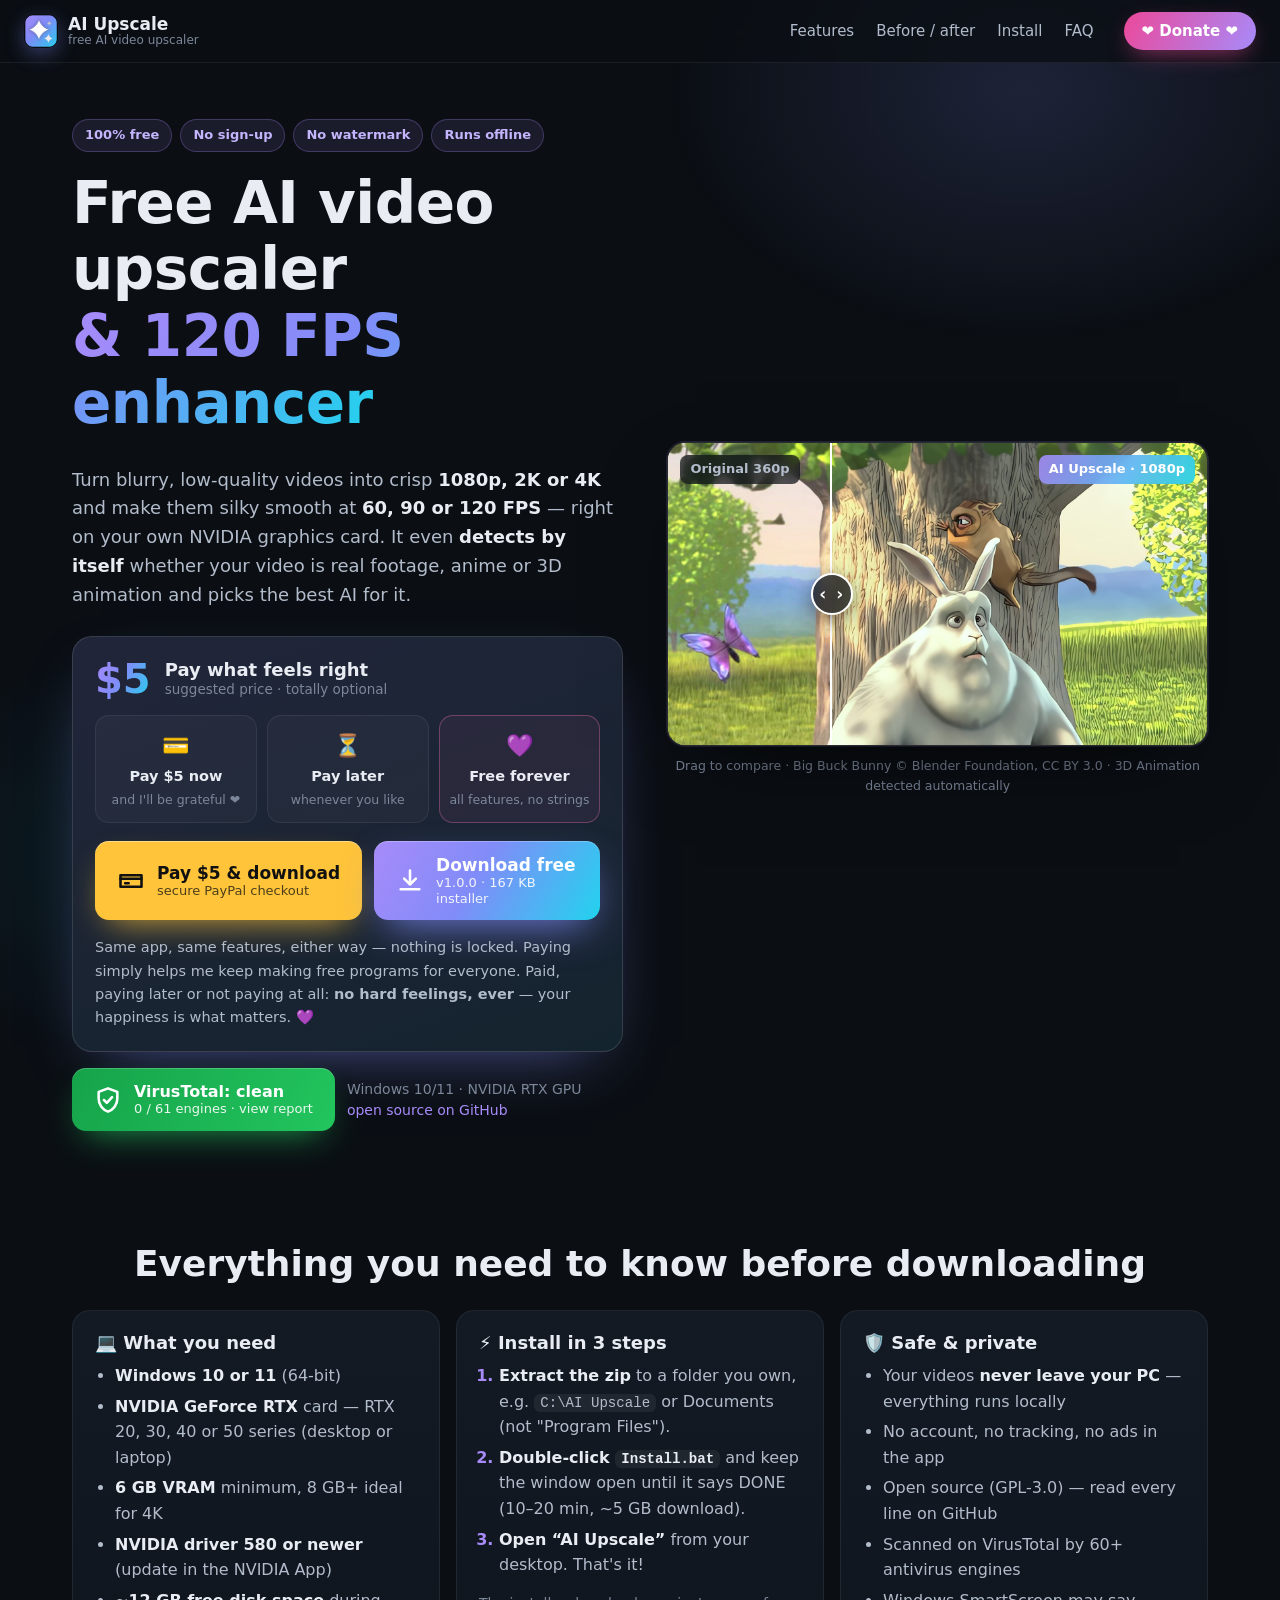
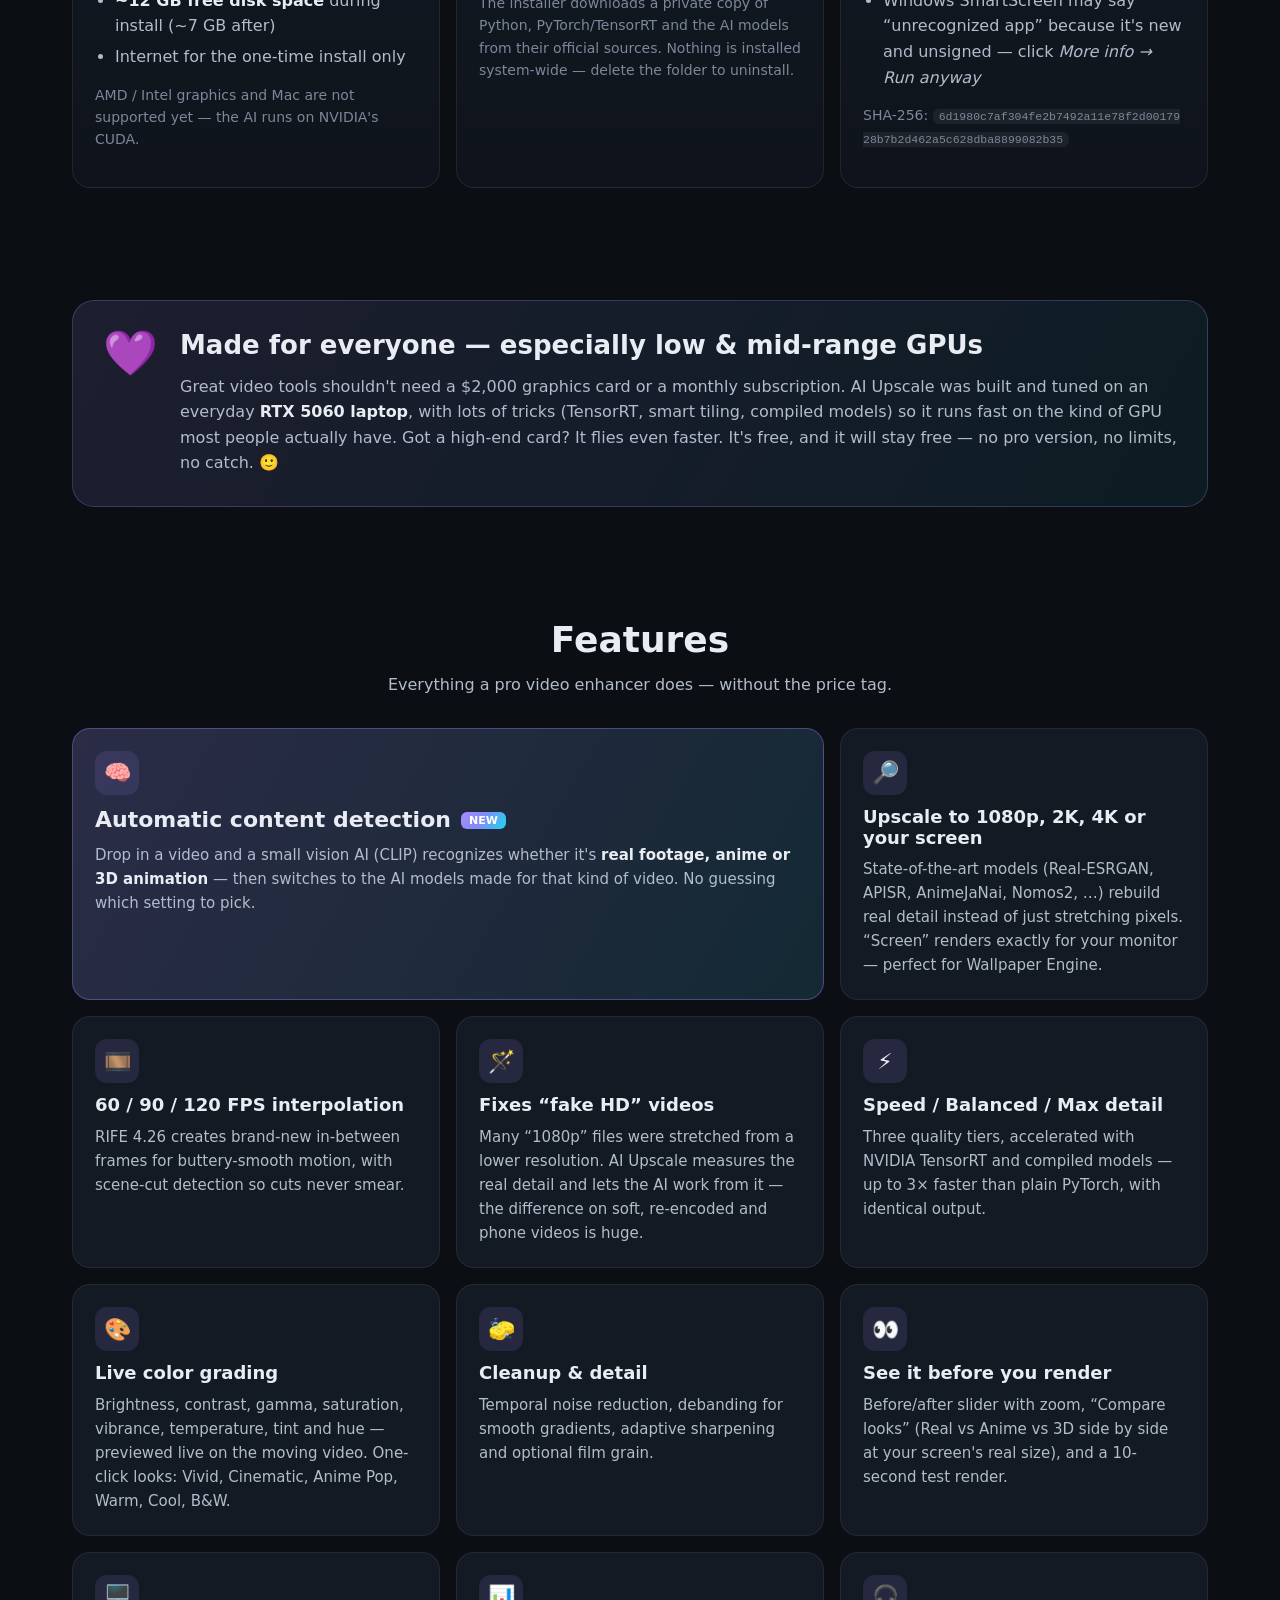
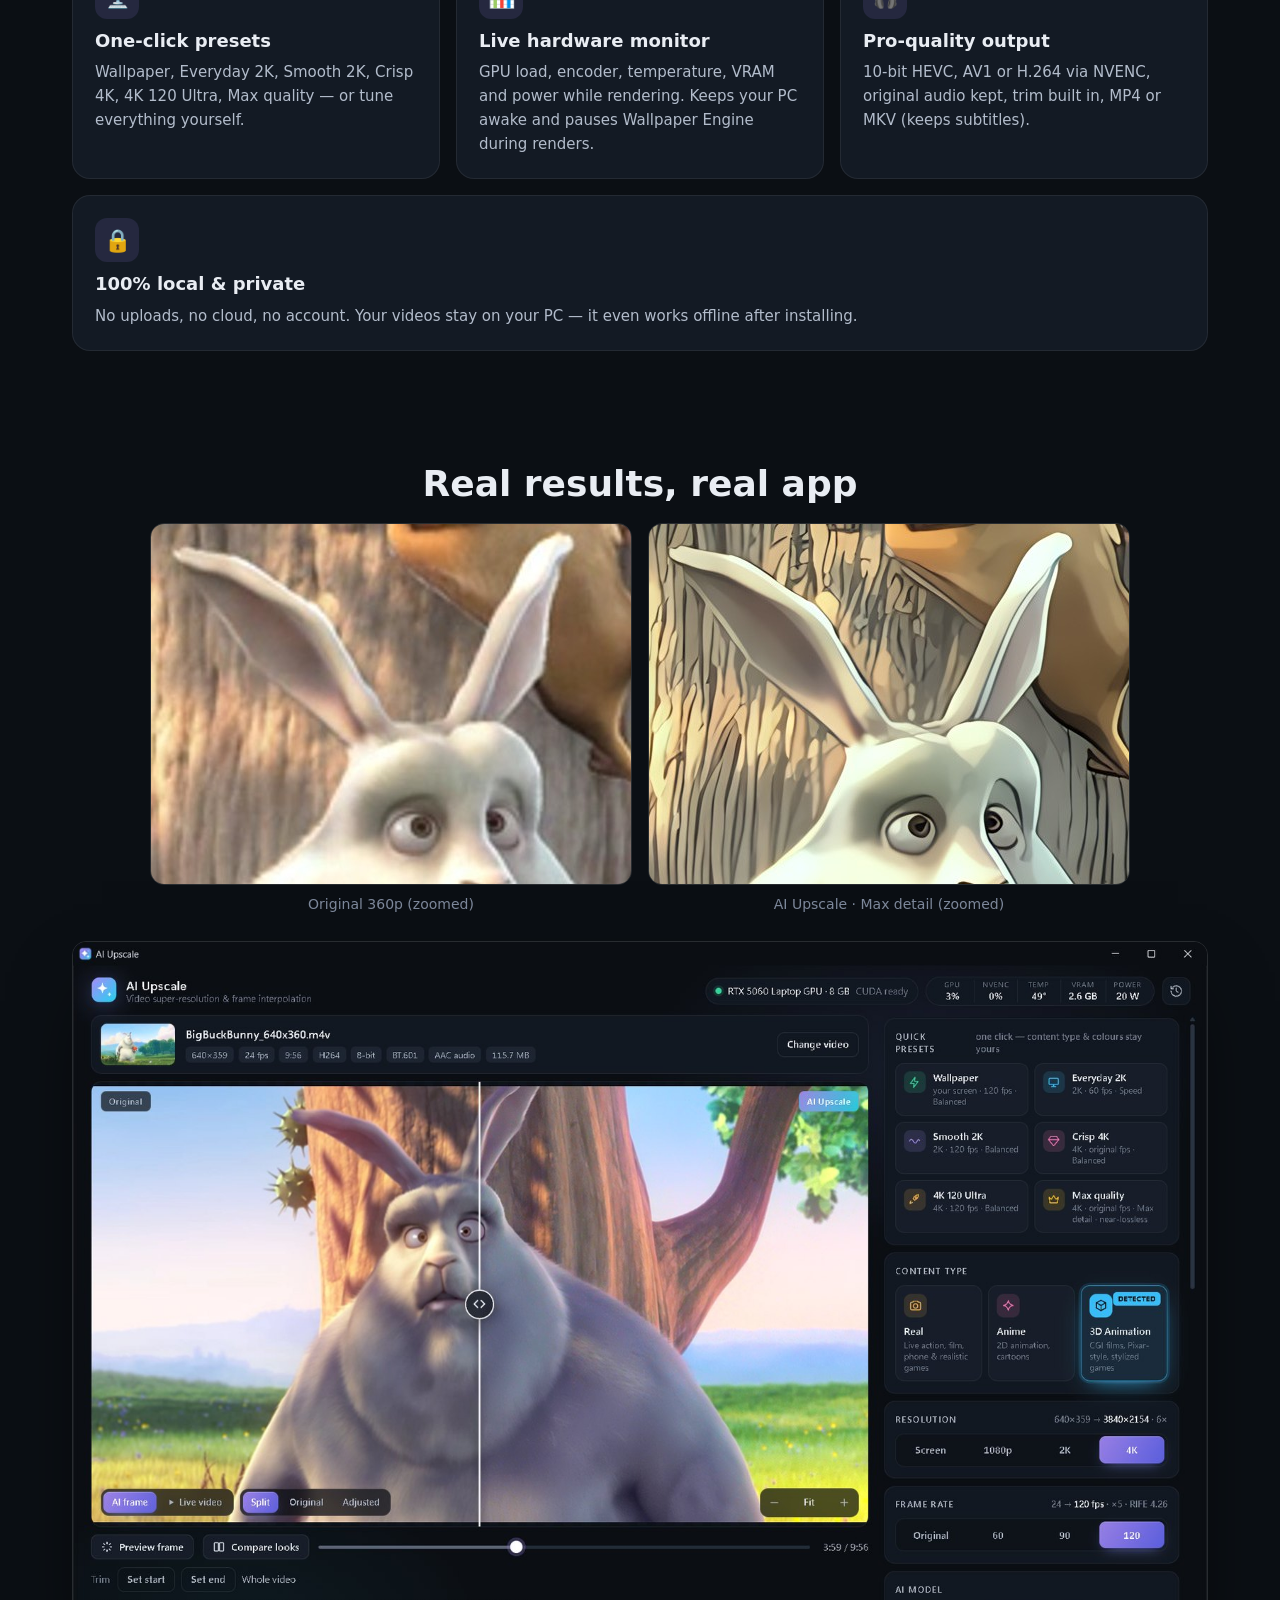
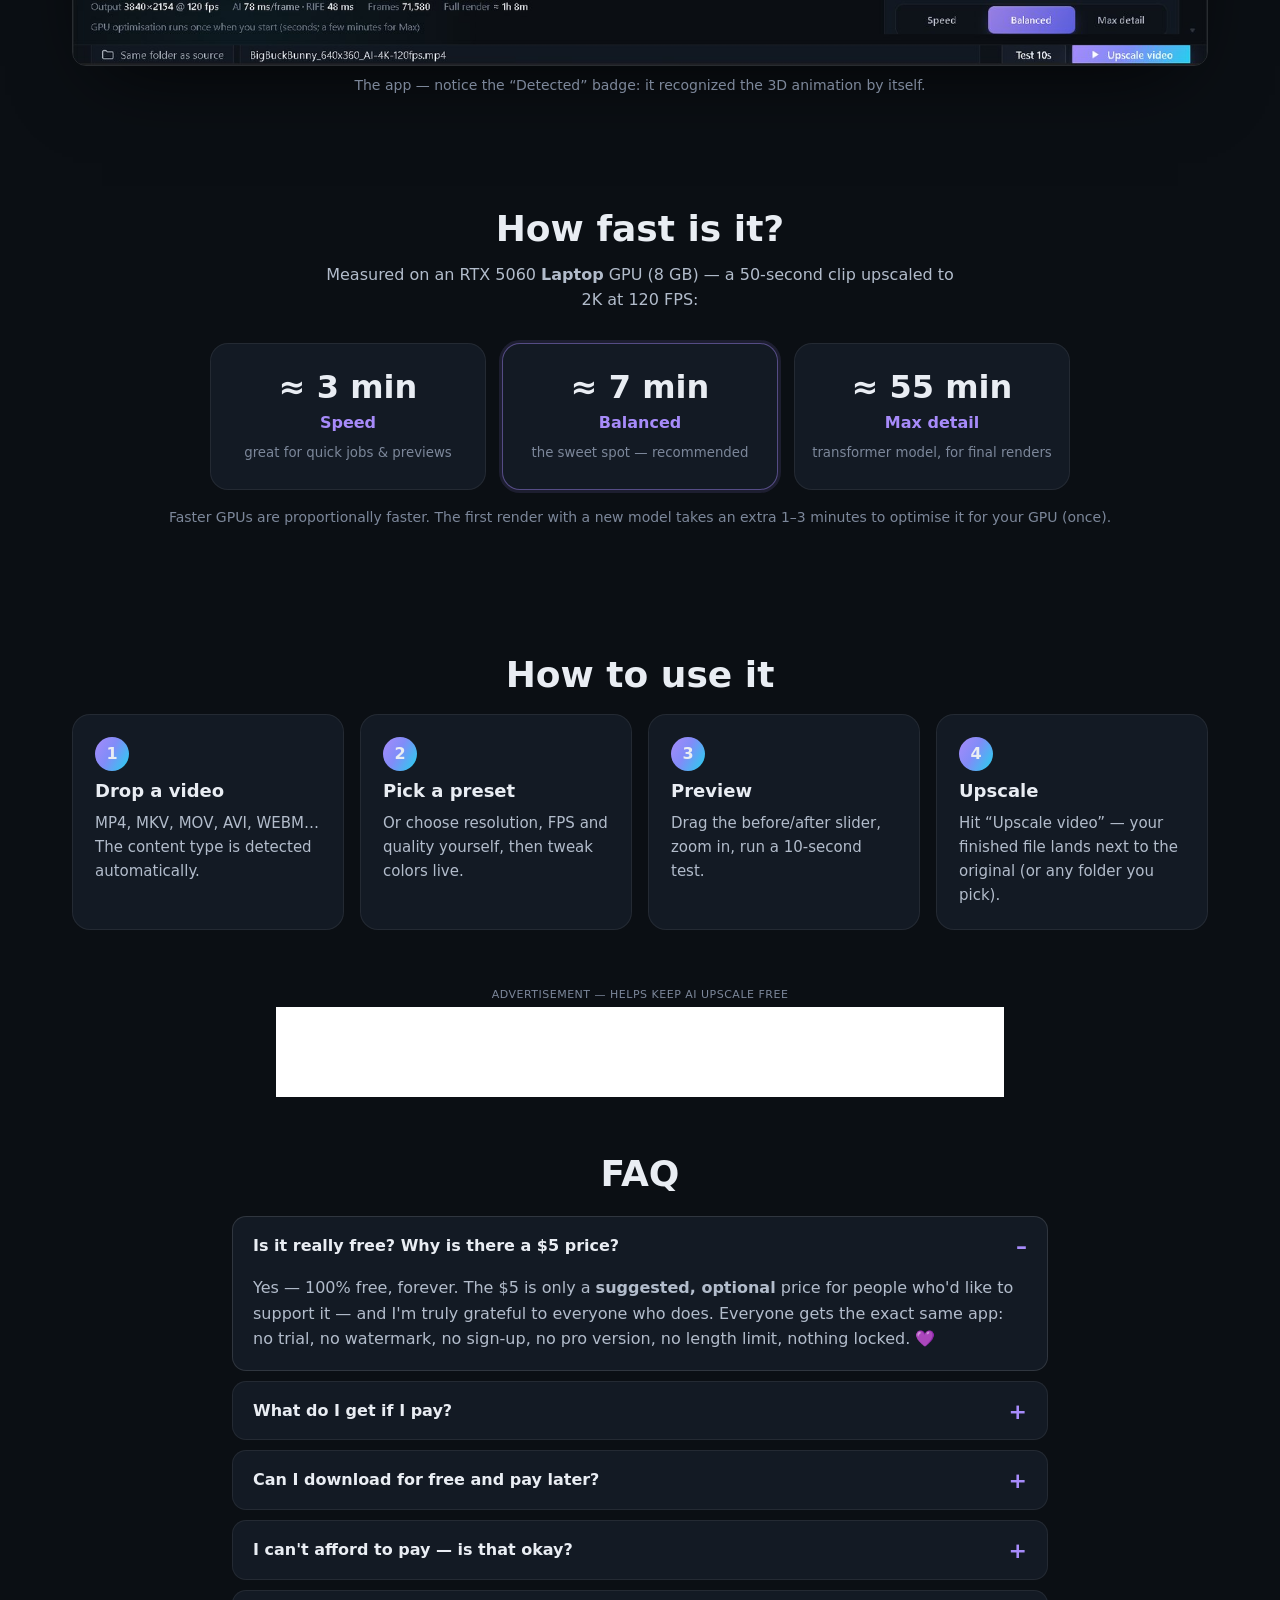
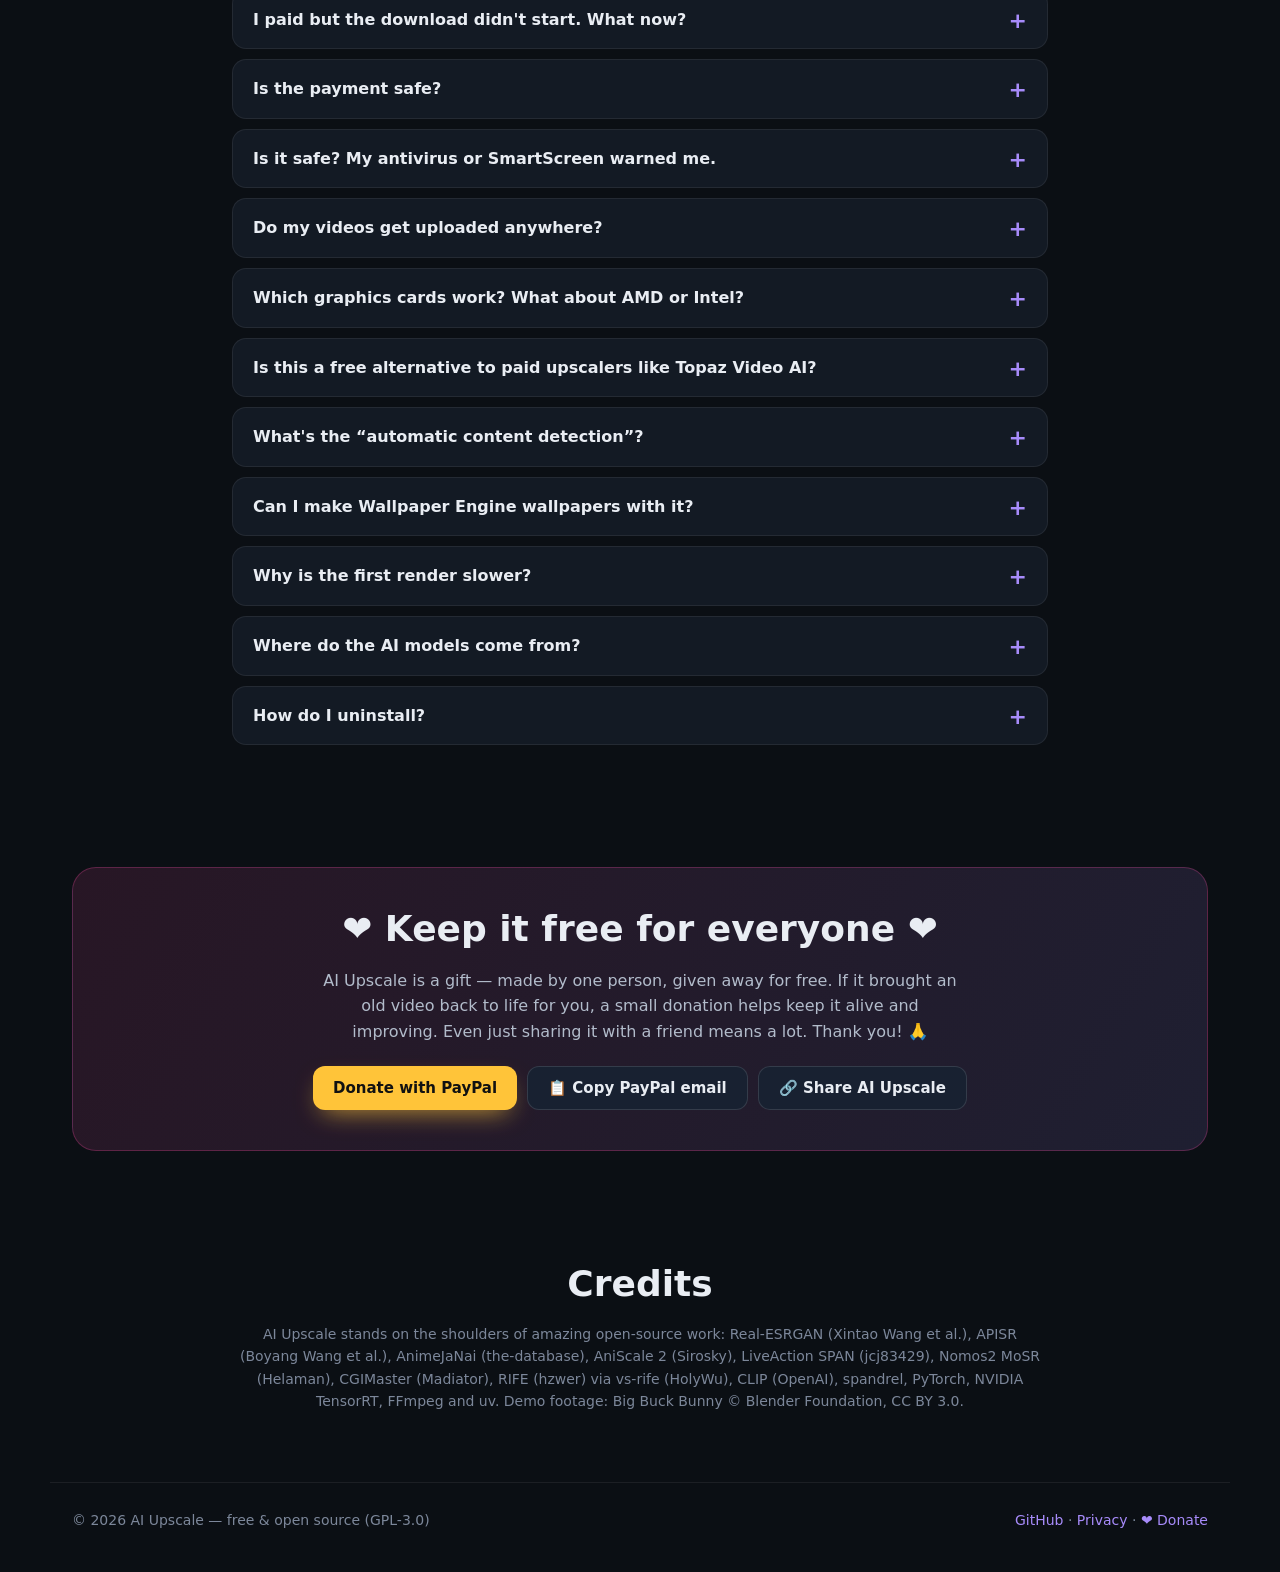
<file: index.html>
<!doctype html>
<html lang="en">
<head>
<meta charset="utf-8">
<meta name="viewport" content="width=device-width, initial-scale=1">
<title>AI Upscale — Free AI Video Upscaler &amp; Enhancer (4K, 120 FPS) for NVIDIA GPUs</title>
<meta name="description" content="Free AI video upscaler and enhancer for Windows. Upscale videos to 1080p, 2K or 4K, boost to 60/90/120 FPS with AI frame interpolation, auto-detects anime, real and 3D video. Runs locally on your NVIDIA RTX GPU — no sign-up, no watermark, free forever.">
<meta name="keywords" content="free ai upscaler, ai video upscaler, free video upscaler, ai video enhancer, upscale video to 4k free, video upscaler for pc, anime upscaler, anime video upscaler, upscale anime to 4k, ai frame interpolation, 60fps converter, 120fps video, increase video fps, video enhancer free download, real-esrgan gui, rife interpolation, apisr, topaz video ai free alternative, wallpaper engine upscale, enhance video quality, low quality video fix, nvidia rtx upscaler, offline ai upscaler">
<meta name="author" content="AI Upscale">
<meta name="robots" content="index, follow, max-image-preview:large">
<link rel="canonical" href="https://repo-cdf.github.io/ai-upscale/">
<meta name="theme-color" content="#0b0f14">
<link rel="icon" href="favicon.ico" sizes="any">
<link rel="icon" type="image/png" href="icon.png">
<link rel="apple-touch-icon" href="icon.png">
<meta property="og:type" content="website">
<meta property="og:site_name" content="AI Upscale">
<meta property="og:title" content="AI Upscale — Free AI Video Upscaler & 120 FPS Interpolation">
<meta property="og:description" content="Upscale videos to 4K and 120 FPS on your own NVIDIA GPU. Anime, real and 3D auto-detected. Free forever, no sign-up, no watermark.">
<meta property="og:url" content="https://repo-cdf.github.io/ai-upscale/">
<meta property="og:image" content="https://repo-cdf.github.io/ai-upscale/og-image.png">
<meta property="og:image:width" content="1200">
<meta property="og:image:height" content="630">
<meta name="twitter:card" content="summary_large_image">
<meta name="twitter:title" content="AI Upscale — Free AI Video Upscaler & Enhancer">
<meta name="twitter:description" content="4K upscaling + 120 FPS interpolation on your NVIDIA GPU. Free forever, no sign-up.">
<meta name="twitter:image" content="https://repo-cdf.github.io/ai-upscale/og-image.png">
<link rel="stylesheet" href="style.css">
<script type="application/ld+json">
{
  "@context": "https://schema.org",
  "@type": "SoftwareApplication",
  "name": "AI Upscale",
  "applicationCategory": "MultimediaApplication",
  "operatingSystem": "Windows 10, Windows 11",
  "softwareVersion": "1.0.0",
  "description": "Free AI video upscaler and enhancer: upscale to 1080p, 2K or 4K and interpolate to 60/90/120 FPS. Auto-detects anime, real and 3D content. Runs locally on NVIDIA RTX GPUs.",
  "url": "https://repo-cdf.github.io/ai-upscale/",
  "downloadUrl": "https://github.com/repo-cdf/ai-upscale/releases/download/v1.0.0/AI-Upscale-v1.0.0-Windows-NVIDIA.zip",
  "image": "https://repo-cdf.github.io/ai-upscale/og-image.png",
  "screenshot": "https://repo-cdf.github.io/ai-upscale/screenshot.jpg",
  "license": "https://www.gnu.org/licenses/gpl-3.0.html",
  "isAccessibleForFree": true,
  "offers": { "@type": "Offer", "price": "0", "priceCurrency": "USD" },
  "featureList": ["AI video upscaling to 1080p, 2K and 4K", "AI frame interpolation to 60, 90 and 120 FPS", "Automatic content-type detection (real, anime, 3D animation)", "Fake-HD (soft source) detection", "Live color grading, sharpening, noise reduction and debanding", "NVIDIA TensorRT acceleration", "Wallpaper Engine friendly screen-size output"]
}
</script>
</head>
<body>

<header class="top" id="top">
  <a class="brand" href="#" aria-label="AI Upscale home">
    <img src="icon.png" alt="" width="34" height="34">
    <span><b>AI Upscale</b><small>free AI video upscaler</small></span>
  </a>
  <nav class="nav">
    <a href="#features">Features</a>
    <a href="#compare">Before / after</a>
    <a href="#install">Install</a>
    <a href="#faq">FAQ</a>
  </nav>
  <button class="donate-pill" data-donate aria-haspopup="dialog">❤️ Donate ❤️</button>
</header>

<main>
  <!-- ============ HERO ============ -->
  <section class="hero">
    <div class="hero-text">
      <div class="badges"><span>100% free</span><span>No sign-up</span><span>No watermark</span><span>Runs offline</span></div>
      <h1>Free AI video upscaler<br><span class="grad">&amp; 120 FPS enhancer</span></h1>
      <p class="lead">Turn blurry, low-quality videos into crisp <b>1080p, 2K or 4K</b> and make them silky smooth at
        <b>60, 90 or 120 FPS</b> — right on your own NVIDIA graphics card. It even <b>detects by itself</b> whether your
        video is real footage, anime or 3D animation and picks the best AI for it.</p>

      <div class="price-card">
        <div class="price-head">
          <span class="price-tag">$5</span>
          <span class="price-text"><b>Pay what feels right</b><small>suggested price · totally optional</small></span>
        </div>
        <div class="price-options">
          <div><span>💳</span><b>Pay $5 now</b><small>and I'll be grateful ❤️</small></div>
          <div><span>⏳</span><b>Pay later</b><small>whenever you like</small></div>
          <div><span>💜</span><b>Free forever</b><small>all features, no strings</small></div>
        </div>
        <div class="cta">
          <button class="btn-pay" id="payNow" type="button">
            <svg viewBox="0 0 24 24" aria-hidden="true"><path d="M3 7h18v10H3z"/><path d="M3 10h18M7 14h3"/></svg>
            <span><b>Pay $5 &amp; download</b><small>secure PayPal checkout</small></span>
          </button>
          <a class="btn-download" id="dl" href="https://github.com/repo-cdf/ai-upscale/releases/download/v1.0.0/AI-Upscale-v1.0.0-Windows-NVIDIA.zip">
            <svg viewBox="0 0 24 24" aria-hidden="true"><path d="M12 3v12m0 0-5-5m5 5 5-5M4 19h16"/></svg>
            <span><b>Download free</b><small id="dlMeta">v1.0.0 · 167 KB installer</small></span>
          </a>
        </div>
        <p class="price-note">Same app, same features, either way — nothing is locked. Paying simply helps me keep making
          free programs for everyone. Paid, paying later or not paying at all: <b>no hard feelings, ever</b> — your happiness is what matters. 💜</p>
      </div>
      <div class="cta cta-sub">
        <a class="btn-vt" id="vt" href="https://www.virustotal.com/" target="_blank" rel="noopener" title="Independent scan by 60+ antivirus engines">
          <svg viewBox="0 0 24 24" aria-hidden="true"><path d="M12 2 4 5v6c0 5 3.4 9.3 8 11 4.6-1.7 8-6 8-11V5z"/><path d="m8.5 12 2.5 2.5 4.5-5"/></svg>
          <span><b>VirusTotal: clean</b><small id="vtMeta">see the full antivirus report</small></span>
        </a>
        <p class="cta-note">Windows 10/11 · NVIDIA RTX GPU<br><a href="https://github.com/repo-cdf/ai-upscale" target="_blank" rel="noopener">open source on GitHub</a></p>
      </div>
    </div>

    <div class="hero-visual">
      <div class="ba" id="ba" aria-label="Before and after comparison — drag the handle">
        <img src="after.jpg" alt="Big Buck Bunny frame upscaled with AI Upscale — sharp and clean" width="1600" height="900">
        <div class="ba-before" id="baBefore"><img src="before.jpg" alt="Original low-resolution 360p frame — blurry" width="1600" height="900"></div>
        <div class="ba-handle" id="baHandle"><span></span></div>
        <span class="ba-tag l">Original 360p</span><span class="ba-tag r">AI Upscale · 1080p</span>
      </div>
      <p class="credit">Drag to compare · Big Buck Bunny © Blender Foundation, CC BY 3.0 · 3D Animation detected automatically</p>
    </div>
  </section>

  <!-- ============ KNOW BEFORE YOU DOWNLOAD ============ -->
  <section class="know" id="install">
    <h2>Everything you need to know before downloading</h2>
    <div class="know-grid">
      <div class="card">
        <h3>💻 What you need</h3>
        <ul>
          <li><b>Windows 10 or 11</b> (64-bit)</li>
          <li><b>NVIDIA GeForce RTX</b> card — RTX 20, 30, 40 or 50 series (desktop or laptop)</li>
          <li><b>6 GB VRAM</b> minimum, 8 GB+ ideal for 4K</li>
          <li><b>NVIDIA driver 580 or newer</b> (update in the NVIDIA App)</li>
          <li><b>~12 GB free disk space</b> during install (~7 GB after)</li>
          <li>Internet for the one-time install only</li>
        </ul>
        <p class="muted">AMD / Intel graphics and Mac are not supported yet — the AI runs on NVIDIA's CUDA.</p>
      </div>
      <div class="card">
        <h3>⚡ Install in 3 steps</h3>
        <ol class="steps">
          <li><b>Extract the zip</b> to a folder you own, e.g. <code>C:\AI Upscale</code> or Documents (not "Program Files").</li>
          <li><b>Double-click <code>Install.bat</code></b> and keep the window open until it says DONE (10–20 min, ~5 GB download).</li>
          <li><b>Open “AI Upscale”</b> from your desktop. That's it!</li>
        </ol>
        <p class="muted">The installer downloads a private copy of Python, PyTorch/TensorRT and the AI models from their official sources. Nothing is installed system-wide — delete the folder to uninstall.</p>
      </div>
      <div class="card">
        <h3>🛡️ Safe &amp; private</h3>
        <ul>
          <li>Your videos <b>never leave your PC</b> — everything runs locally</li>
          <li>No account, no tracking, no ads in the app</li>
          <li>Open source (GPL-3.0) — read every line on GitHub</li>
          <li>Scanned on VirusTotal by 60+ antivirus engines</li>
          <li>Windows SmartScreen may say “unrecognized app” because it's new and unsigned — click <i>More info → Run anyway</i></li>
        </ul>
        <p class="muted sha">SHA-256: <code id="sha">—</code></p>
      </div>
    </div>
  </section>

  <!-- ============ KIND NOTE ============ -->
  <section class="note">
    <div class="note-card">
      <span class="note-heart">💜</span>
      <div>
        <h2>Made for everyone — especially low &amp; mid-range GPUs</h2>
        <p>Great video tools shouldn't need a $2,000 graphics card or a monthly subscription. AI Upscale was built and tuned on an
          everyday <b>RTX 5060 laptop</b>, with lots of tricks (TensorRT, smart tiling, compiled models) so it runs fast on the kind of
          GPU most people actually have. Got a high-end card? It flies even faster. It's free, and it will stay free — no pro version,
          no limits, no catch. 🙂</p>
      </div>
    </div>
  </section>

  <!-- ============ FEATURES ============ -->
  <section class="features" id="features">
    <h2>Features</h2>
    <p class="sub">Everything a pro video enhancer does — without the price tag.</p>
    <div class="feat-grid">
      <article class="feat star">
        <span class="fi">🧠</span>
        <h3>Automatic content detection</h3>
        <p>Drop in a video and a small vision AI (CLIP) recognizes whether it's <b>real footage, anime or 3D animation</b> — then
          switches to the AI models made for that kind of video. No guessing which setting to pick.</p>
      </article>
      <article class="feat">
        <span class="fi">🔎</span>
        <h3>Upscale to 1080p, 2K, 4K or your screen</h3>
        <p>State-of-the-art models (Real-ESRGAN, APISR, AnimeJaNai, Nomos2, …) rebuild real detail instead of just stretching pixels.
          “Screen” renders exactly for your monitor — perfect for Wallpaper Engine.</p>
      </article>
      <article class="feat">
        <span class="fi">🎞️</span>
        <h3>60 / 90 / 120 FPS interpolation</h3>
        <p>RIFE 4.26 creates brand-new in-between frames for buttery-smooth motion, with scene-cut detection so cuts never smear.</p>
      </article>
      <article class="feat">
        <span class="fi">🪄</span>
        <h3>Fixes “fake HD” videos</h3>
        <p>Many “1080p” files were stretched from a lower resolution. AI Upscale measures the real detail and lets the AI work from it —
          the difference on soft, re-encoded and phone videos is huge.</p>
      </article>
      <article class="feat">
        <span class="fi">⚡</span>
        <h3>Speed / Balanced / Max detail</h3>
        <p>Three quality tiers, accelerated with NVIDIA TensorRT and compiled models — up to 3× faster than plain PyTorch, with identical output.</p>
      </article>
      <article class="feat">
        <span class="fi">🎨</span>
        <h3>Live color grading</h3>
        <p>Brightness, contrast, gamma, saturation, vibrance, temperature, tint and hue — previewed live on the moving video.
          One-click looks: Vivid, Cinematic, Anime Pop, Warm, Cool, B&amp;W.</p>
      </article>
      <article class="feat">
        <span class="fi">🧽</span>
        <h3>Cleanup &amp; detail</h3>
        <p>Temporal noise reduction, debanding for smooth gradients, adaptive sharpening and optional film grain.</p>
      </article>
      <article class="feat">
        <span class="fi">👀</span>
        <h3>See it before you render</h3>
        <p>Before/after slider with zoom, “Compare looks” (Real vs Anime vs 3D side by side at your screen's real size),
          and a 10-second test render.</p>
      </article>
      <article class="feat">
        <span class="fi">🖥️</span>
        <h3>One-click presets</h3>
        <p>Wallpaper, Everyday 2K, Smooth 2K, Crisp 4K, 4K 120 Ultra, Max quality — or tune everything yourself.</p>
      </article>
      <article class="feat">
        <span class="fi">📊</span>
        <h3>Live hardware monitor</h3>
        <p>GPU load, encoder, temperature, VRAM and power while rendering. Keeps your PC awake and pauses Wallpaper Engine during renders.</p>
      </article>
      <article class="feat">
        <span class="fi">🎧</span>
        <h3>Pro-quality output</h3>
        <p>10-bit HEVC, AV1 or H.264 via NVENC, original audio kept, trim built in, MP4 or MKV (keeps subtitles).</p>
      </article>
      <article class="feat wide">
        <span class="fi">🔒</span>
        <h3>100% local &amp; private</h3>
        <p>No uploads, no cloud, no account. Your videos stay on your PC — it even works offline after installing.</p>
      </article>
    </div>
  </section>

  <!-- ============ COMPARE / SCREENSHOT ============ -->
  <section class="compare" id="compare">
    <h2>Real results, real app</h2>
    <div class="zoom-pair">
      <figure><img src="zoom-before.jpg" alt="Zoomed original 360p frame — soft fur and blurry edges" loading="lazy" width="480" height="360"><figcaption>Original 360p (zoomed)</figcaption></figure>
      <figure><img src="zoom-after.jpg" alt="Zoomed AI upscaled frame — sharp lines and clean detail" loading="lazy" width="480" height="360"><figcaption>AI Upscale · Max detail (zoomed)</figcaption></figure>
    </div>
    <figure class="shot"><img src="screenshot.jpg" alt="AI Upscale app screenshot: before/after viewer, quick presets, automatic 3D Animation detection, resolution and FPS settings" loading="lazy" width="1600" height="1010">
      <figcaption>The app — notice the “Detected” badge: it recognized the 3D animation by itself.</figcaption></figure>
  </section>

  <!-- ============ SPEED ============ -->
  <section class="speed">
    <h2>How fast is it?</h2>
    <p class="sub">Measured on an RTX 5060 <b>Laptop</b> GPU (8 GB) — a 50-second clip upscaled to 2K at 120 FPS:</p>
    <div class="speed-grid">
      <div class="sp"><b>≈ 3 min</b><span>Speed</span><small>great for quick jobs &amp; previews</small></div>
      <div class="sp mid"><b>≈ 7 min</b><span>Balanced</span><small>the sweet spot — recommended</small></div>
      <div class="sp"><b>≈ 55 min</b><span>Max detail</span><small>transformer model, for final renders</small></div>
    </div>
    <p class="muted center">Faster GPUs are proportionally faster. The first render with a new model takes an extra 1–3 minutes to optimise it for your GPU (once).</p>
  </section>

  <!-- ============ HOW TO USE ============ -->
  <section class="how">
    <h2>How to use it</h2>
    <div class="how-grid">
      <div><span class="num">1</span><h3>Drop a video</h3><p>MP4, MKV, MOV, AVI, WEBM… The content type is detected automatically.</p></div>
      <div><span class="num">2</span><h3>Pick a preset</h3><p>Or choose resolution, FPS and quality yourself, then tweak colors live.</p></div>
      <div><span class="num">3</span><h3>Preview</h3><p>Drag the before/after slider, zoom in, run a 10-second test.</p></div>
      <div><span class="num">4</span><h3>Upscale</h3><p>Hit “Upscale video” — your finished file lands next to the original (or any folder you pick).</p></div>
    </div>
  </section>

  <div class="ad-slot" data-slot="banner" hidden></div>

  <!-- ============ FAQ ============ -->
  <section class="faq" id="faq">
    <h2>FAQ</h2>
    <details open><summary>Is it really free? Why is there a $5 price?</summary><p>Yes — 100% free, forever. The $5 is only a <b>suggested, optional</b> price for people who'd like to support it — and I'm truly grateful to everyone who does. Everyone gets the exact same app: no trial, no watermark, no sign-up, no pro version, no length limit, nothing locked. 💜</p></details>
    <details><summary>What do I get if I pay?</summary><p>The same app as everyone else — plus a big thank-you from me and the good feeling of helping. 😊 Your $5 goes straight into building more <b>100% free</b> programs for everyone, especially people who can't afford expensive software.</p></details>
    <details><summary>Can I download for free and pay later?</summary><p>Of course! Try it first, take your time. If it ends up helping you, the ❤️ Donate button at the top of this page is always there — any amount, whenever you like. And if you never pay, that's completely fine too.</p></details>
    <details><summary>I can't afford to pay — is that okay?</summary><p>Absolutely, with all my heart. 💜 This tool exists for you. Please download it, enjoy it, and keep it forever with every feature. No hard feelings at all — your happiness matters more than the money. Sharing it with a friend is a wonderful way to help too.</p></details>
    <details><summary>I paid but the download didn't start. What now?</summary><p>After paying, PayPal shows a <b>“Return to merchant”</b> link — click it to come back here, where your download starts with a little thank-you. 🎉 If anything goes wrong, just use the <b>Download free</b> button — it's the very same file. Thank you for your support!</p></details>
    <details><summary>Is the payment safe?</summary><p>Yes. Payments go through PayPal's official, secure checkout — this website never sees your card or account details.</p></details>
    <details><summary>Is it safe? My antivirus or SmartScreen warned me.</summary><p>The download is scanned by 60+ engines on VirusTotal (green button above) and the full source code is on GitHub. Because the installer is new and not code-signed, Windows SmartScreen may show “Windows protected your PC” — click <i>More info → Run anyway</i>. The installer only writes inside its own folder.</p></details>
    <details><summary>Do my videos get uploaded anywhere?</summary><p>Never. Everything runs on your own GPU. After installing it works completely offline.</p></details>
    <details><summary>Which graphics cards work? What about AMD or Intel?</summary><p>Any NVIDIA GeForce RTX card (20/30/40/50 series, desktop or laptop) with 6 GB+ VRAM. It was developed on an RTX 5060 Laptop GPU, so mid-range cards are first-class citizens. AMD, Intel and Mac aren't supported yet because the AI runs on NVIDIA CUDA.</p></details>
    <details><summary>Is this a free alternative to paid upscalers like Topaz Video AI?</summary><p>It's an independent, free and open-source tool that covers the same core jobs — AI upscaling, frame interpolation and enhancement — using well-known open models. Results depend on your video, so try the 10-second test and see for yourself.</p></details>
    <details><summary>What's the “automatic content detection”?</summary><p>When you open a video, a small AI looks at a few frames and decides whether it's real footage, anime or 3D animation, then selects the matching upscaling models. You'll see a “Detected” badge, and you can always override it.</p></details>
    <details><summary>Can I make Wallpaper Engine wallpapers with it?</summary><p>Yes — that's what it was made for! Use the <b>Wallpaper</b> preset: it renders exactly at your screen's resolution (no wasted pixels) at 120 FPS, and pauses Wallpaper Engine while rendering so your GPU is free.</p></details>
    <details><summary>Why is the first render slower?</summary><p>The first time you use a model at a new video size, AI Upscale compiles it specifically for your GPU (1–3 minutes, shown as “Optimizing”). After that it's cached and starts instantly.</p></details>
    <details><summary>Where do the AI models come from?</summary><p>From their original authors' official releases (Real-ESRGAN, APISR, AnimeJaNai, AniScale, Nomos2, RIFE, CLIP…), downloaded by the installer and checked with SHA-256. Some models are licensed for non-commercial use, so please use AI Upscale for personal projects. Full credits are in THIRD-PARTY-NOTICES.txt.</p></details>
    <details><summary>How do I uninstall?</summary><p>Delete the AI Upscale folder and its shortcuts. Nothing else is changed on your PC.</p></details>
  </section>

  <!-- ============ DONATE ============ -->
  <section class="give">
    <div class="give-card">
      <h2>❤️ Keep it free for everyone ❤️</h2>
      <p>AI Upscale is a gift — made by one person, given away for free. If it brought an old video back to life for you,
        a small donation helps keep it alive and improving. Even just sharing it with a friend means a lot. Thank you! 🙏</p>
      <div class="give-actions">
        <button class="btn-paypal" data-paypal>Donate with PayPal</button>
        <button class="btn-copy" data-copy-email>📋 Copy PayPal email</button>
        <button class="btn-copy" data-share>🔗 Share AI Upscale</button>
      </div>
    </div>
  </section>

  <section class="credits">
    <h2>Credits</h2>
    <p>AI Upscale stands on the shoulders of amazing open-source work: Real-ESRGAN (Xintao Wang et al.), APISR (Boyang Wang et al.),
      AnimeJaNai (the-database), AniScale 2 (Sirosky), LiveAction SPAN (jcj83429), Nomos2 MoSR (Helaman), CGIMaster (Madiator),
      RIFE (hzwer) via vs-rife (HolyWu), CLIP (OpenAI), spandrel, PyTorch, NVIDIA TensorRT, FFmpeg and uv. Demo footage: Big Buck Bunny
      © Blender Foundation, CC BY 3.0.</p>
  </section>
</main>

<footer class="foot">
  <span>© <span id="year">2026</span> AI Upscale — free &amp; open source (GPL-3.0)</span>
  <span><a href="https://github.com/repo-cdf/ai-upscale" target="_blank" rel="noopener">GitHub</a> · <a href="privacy.html">Privacy</a> · <a href="#" data-donate>❤️ Donate</a></span>
</footer>

<!-- Donation dialog -->
<div class="modal" id="donate" role="dialog" aria-modal="true" aria-labelledby="donateTitle" hidden>
  <div class="modal-card">
    <button class="modal-x" data-close aria-label="Close">✕</button>
    <div class="modal-heart">💜</div>
    <h2 id="donateTitle">Thank you for even thinking about it ❤️</h2>
    <p>AI Upscale is and will always be free. Donations simply help cover the time it takes to keep improving it. Any amount — big or small — is truly appreciated.</p>
    <div class="email-box">
      <span>PayPal:</span><code id="ppEmail">rayan6razan@gmail.com</code>
      <button class="btn-copy sm" data-copy-email>📋 Copy</button>
    </div>
    <button class="btn-paypal wide" data-paypal>Donate with PayPal →</button>
    <p class="muted small">Opens PayPal's official, secure checkout in a new tab — you choose the amount there.</p>
  </div>
</div>

<!-- Thank-you dialog (shown when someone comes back from PayPal) -->
<div class="modal" id="thanks" role="dialog" aria-modal="true" aria-labelledby="thanksTitle" hidden>
  <div class="modal-card thanks-card">
    <button class="modal-x" data-close aria-label="Close">✕</button>
    <div class="confetti" aria-hidden="true">🎉 💜 ✨ 🙏 ✨ 💜 🎉</div>
    <h2 id="thanksTitle">Thank you so much for supporting me! 💜</h2>
    <p id="thanksText">You just made my day. 😊 Your kindness helps keep AI Upscale — and every program I make — free for everyone,
      including people who can't afford to pay. I truly appreciate you! 🙏✨</p>
    <p class="dl-status" id="thanksDl">⬇️ Your download is starting…</p>
    <a class="btn-download wide" id="thanksBtn" href="#">
      <svg viewBox="0 0 24 24" aria-hidden="true"><path d="M12 3v12m0 0-5-5m5 5 5-5M4 19h16"/></svg>
      <span><b id="thanksBtnLabel">Download didn't start? Click here</b></span>
    </a>
    <p class="muted small">Enjoy your crisp, smooth videos — and have a wonderful day! 🌟</p>
  </div>
</div>

<div class="toast" id="toast" hidden></div>
<script src="site.js"></script>
</body>
</html>
</file>
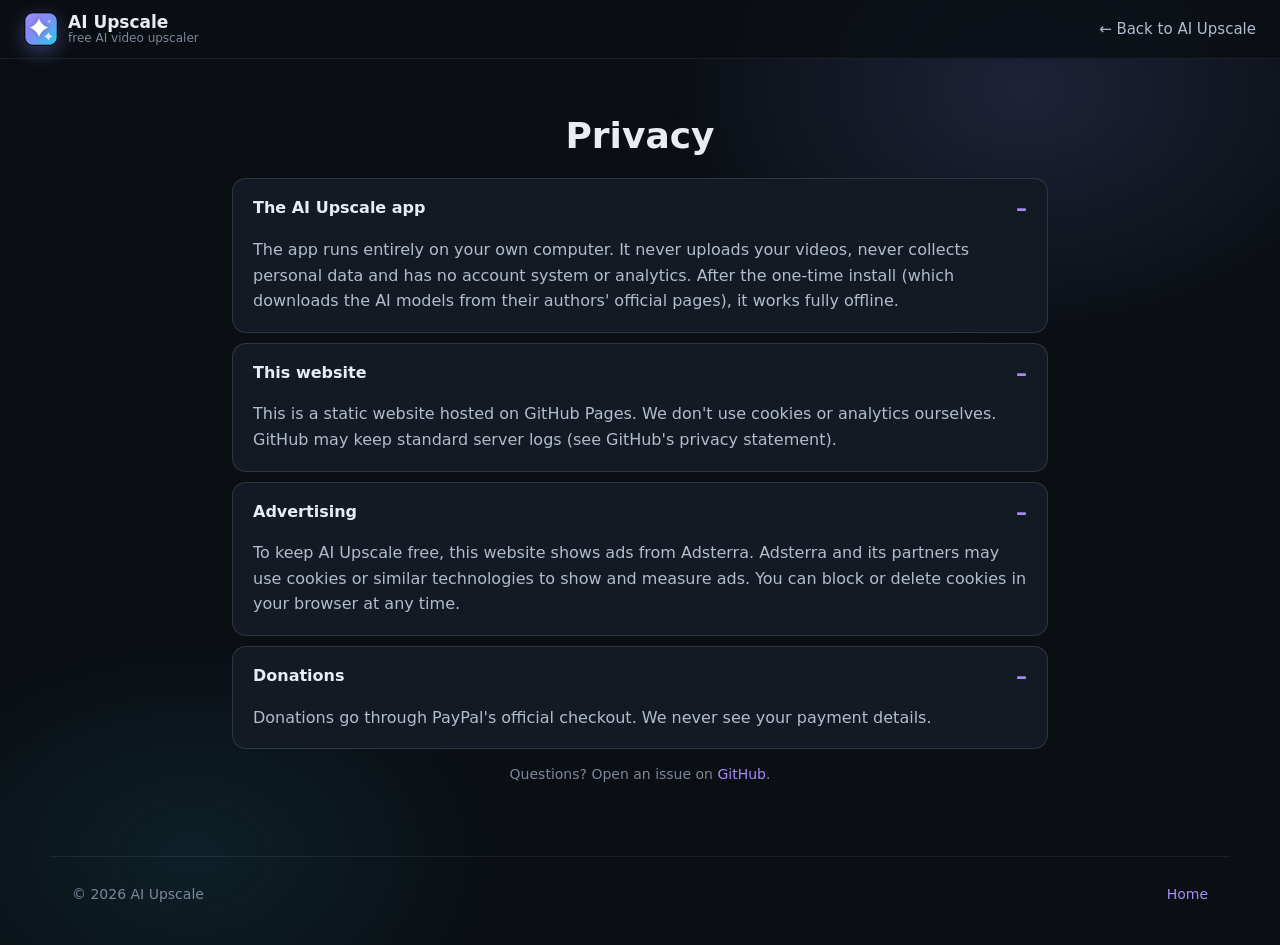
<file: privacy.html>
<!doctype html>
<html lang="en">
<head>
<meta charset="utf-8">
<meta name="viewport" content="width=device-width, initial-scale=1">
<title>Privacy — AI Upscale</title>
<meta name="description" content="Privacy policy for AI Upscale, the free AI video upscaler. The app runs locally; your videos never leave your PC.">
<link rel="canonical" href="https://repo-cdf.github.io/ai-upscale/privacy.html">
<link rel="icon" href="favicon.ico" sizes="any">
<link rel="stylesheet" href="style.css">
</head>
<body>
<header class="top">
  <a class="brand" href="./"><img src="icon.png" alt="" width="34" height="34"><span><b>AI Upscale</b><small>free AI video upscaler</small></span></a>
  <nav class="nav"><a href="./">← Back to AI Upscale</a></nav>
</header>
<main>
  <section class="faq">
    <h2>Privacy</h2>
    <details open><summary>The AI Upscale app</summary><p>The app runs entirely on your own computer. It never uploads your videos, never collects
      personal data and has no account system or analytics. After the one-time install (which downloads the AI models from their
      authors' official pages), it works fully offline.</p></details>
    <details open><summary>This website</summary><p>This is a static website hosted on GitHub Pages. We don't use cookies or analytics ourselves.
      GitHub may keep standard server logs (see GitHub's privacy statement).</p></details>
    <details open><summary>Advertising</summary><p>To keep AI Upscale free, this website shows ads from Adsterra. Adsterra and its partners may use
      cookies or similar technologies to show and measure ads. You can block or delete cookies in your browser at any time.</p></details>
    <details open><summary>Donations</summary><p>Donations go through PayPal's official checkout. We never see your payment details.</p></details>
    <p class="muted center">Questions? Open an issue on <a href="https://github.com/repo-cdf/ai-upscale/issues">GitHub</a>.</p>
  </section>
</main>
<footer class="foot"><span>© 2026 AI Upscale</span><span><a href="./">Home</a></span></footer>
</body>
</html>
</file>
<file: style.css>
:root {
  --bg: #0b0f14; --bg2: #0f141c; --card: #131a24; --card2: #182131; --line: rgba(255,255,255,.07); --line2: rgba(255,255,255,.12);
  --text: #e9edf3; --text2: #b2bccb; --muted: #7c879a;
  --violet: #a78bfa; --indigo: #818cf8; --cyan: #22d3ee; --green: #22c55e; --pink: #f472b6;
  --grad: linear-gradient(120deg, #a78bfa 0%, #818cf8 45%, #22d3ee 100%);
  --r: 18px;
  --font: "Segoe UI Variable Text", "Segoe UI", system-ui, -apple-system, Roboto, sans-serif;
  --font-d: "Segoe UI Variable Display", "Segoe UI", system-ui, -apple-system, Roboto, sans-serif;
  color-scheme: dark;
}
* { box-sizing: border-box; }
html { scroll-behavior: smooth; scroll-padding-top: 84px; }
body { margin: 0; background: var(--bg); color: var(--text); font: 16px/1.6 var(--font); -webkit-font-smoothing: antialiased; overflow-x: hidden; }
body::before { content: ""; position: fixed; inset: -30vh -20vw auto auto; width: 80vw; height: 80vh; z-index: -1; pointer-events: none;
  background: radial-gradient(closest-side, rgba(129,140,248,.16), transparent 70%); }
body::after { content: ""; position: fixed; inset: auto auto -30vh -20vw; width: 70vw; height: 70vh; z-index: -1; pointer-events: none;
  background: radial-gradient(closest-side, rgba(34,211,238,.09), transparent 70%); }
a { color: var(--violet); text-decoration: none; }
a:hover { text-decoration: underline; }
img { max-width: 100%; height: auto; display: block; }
code { font-family: "Cascadia Mono", Consolas, monospace; font-size: .88em; background: rgba(255,255,255,.06); padding: 1px 6px; border-radius: 6px; }
h1, h2, h3 { font-family: var(--font-d); line-height: 1.15; margin: 0 0 .5em; }
h2 { font-size: clamp(26px, 3.2vw, 36px); text-align: center; }
h3 { font-size: 18px; }
.sub { text-align: center; color: var(--text2); margin: -6px auto 30px; max-width: 640px; }
.muted { color: var(--muted); font-size: 14px; }
.center { text-align: center; }
.grad { background: var(--grad); -webkit-background-clip: text; background-clip: text; color: transparent; }
main > section { max-width: 1180px; margin: 0 auto; padding: 56px 22px; }

/* header */
.top { position: sticky; top: 0; z-index: 30; display: flex; align-items: center; gap: 22px; padding: 12px 24px;
  background: rgba(11,15,20,.78); backdrop-filter: blur(14px); border-bottom: 1px solid var(--line); }
.brand { display: flex; align-items: center; gap: 10px; color: var(--text); }
.brand:hover { text-decoration: none; }
.brand img { border-radius: 10px; box-shadow: 0 6px 18px rgba(129,140,248,.35); }
.brand span { display: flex; flex-direction: column; line-height: 1.1; }
.brand b { font: 700 17px var(--font-d); }
.brand small { color: var(--muted); font-size: 12px; }
.nav { display: flex; gap: 22px; margin-left: auto; }
.nav a { color: var(--text2); font-size: 15px; }
.nav a:hover { color: var(--text); text-decoration: none; }
.donate-pill { margin-left: 8px; border: 0; cursor: pointer; font: 700 15px var(--font); color: #fff; padding: 10px 18px; border-radius: 999px;
  background: linear-gradient(120deg, #ec4899, #a78bfa); box-shadow: 0 8px 24px -8px rgba(236,72,153,.7); transition: transform .15s, filter .15s;
  animation: pulse 3s ease-in-out infinite; white-space: nowrap; }
.donate-pill:hover { transform: translateY(-1px) scale(1.03); filter: brightness(1.08); }
@keyframes pulse { 0%,100% { box-shadow: 0 8px 24px -8px rgba(236,72,153,.7); } 50% { box-shadow: 0 8px 34px -4px rgba(236,72,153,.95); } }

/* hero */
.hero { display: grid; grid-template-columns: 1.02fr 1fr; gap: 44px; align-items: center; padding-top: 56px !important; }
.badges { display: flex; flex-wrap: wrap; gap: 8px; margin-bottom: 18px; }
.badges span { font-size: 13px; font-weight: 600; padding: 5px 12px; border-radius: 999px; color: #c4b5fd; background: rgba(167,139,250,.1); border: 1px solid rgba(167,139,250,.28); }
h1 { font-size: clamp(36px, 5vw, 58px); letter-spacing: -.5px; }
.lead { color: var(--text2); font-size: 18px; margin: 0 0 26px; }
.lead b { color: var(--text); }
.cta { display: flex; flex-wrap: wrap; gap: 12px; align-items: stretch; }
.btn-download, .btn-vt { display: inline-flex; align-items: center; gap: 12px; padding: 14px 22px; border-radius: 14px; color: #fff; transition: transform .15s, filter .15s; }
.btn-download:hover, .btn-vt:hover { text-decoration: none; transform: translateY(-2px); filter: brightness(1.08); }
.btn-download { background: var(--grad); box-shadow: 0 16px 40px -12px rgba(129,140,248,.85), inset 0 1px 0 rgba(255,255,255,.25); }
.btn-vt { background: linear-gradient(120deg, #16a34a, #22c55e); box-shadow: 0 14px 34px -14px rgba(34,197,94,.8), inset 0 1px 0 rgba(255,255,255,.2); }
.btn-download svg, .btn-vt svg { width: 28px; height: 28px; fill: none; stroke: #fff; stroke-width: 2.2; stroke-linecap: round; stroke-linejoin: round; flex: none; }
.btn-download span, .btn-vt span { display: flex; flex-direction: column; line-height: 1.2; }
.btn-download b { font-size: 19px; }
.btn-vt b { font-size: 16px; }
.btn-download small, .btn-vt small { font-size: 13px; opacity: .9; }
.cta-note { color: var(--muted); font-size: 14px; margin-top: 14px; }

/* pay-what-you-want card */
.price-card { max-width: 620px; padding: 22px; border-radius: 20px; background: linear-gradient(160deg, rgba(167,139,250,.10), rgba(34,211,238,.05)), var(--card); border: 1px solid var(--line2); box-shadow: 0 24px 60px -30px rgba(129,140,248,.6); }
.price-head { display: flex; align-items: center; gap: 14px; margin-bottom: 16px; }
.price-tag { font-size: 40px; font-weight: 800; line-height: 1; background: var(--grad); -webkit-background-clip: text; background-clip: text; color: transparent; }
.price-text { display: flex; flex-direction: column; line-height: 1.25; }
.price-text b { font-size: 18px; }
.price-text small { color: var(--muted); font-size: 13.5px; }
.price-options { display: grid; grid-template-columns: repeat(3, 1fr); gap: 10px; margin-bottom: 18px; }
.price-options div { display: flex; flex-direction: column; align-items: center; text-align: center; gap: 2px; padding: 12px 8px; border-radius: 14px; background: rgba(255,255,255,.03); border: 1px solid var(--line); }
.price-options span { font-size: 22px; }
.price-options b { font-size: 14.5px; }
.price-options small { color: var(--muted); font-size: 12.5px; }
.price-options div:last-child { border-color: rgba(244,114,182,.35); background: rgba(244,114,182,.06); }
.btn-pay { display: inline-flex; align-items: center; gap: 12px; padding: 14px 22px; border: 0; border-radius: 14px; cursor: pointer; font: inherit; text-align: left; color: #111; background: #ffc439; box-shadow: 0 14px 34px -14px rgba(255,196,57,.85), inset 0 1px 0 rgba(255,255,255,.4); transition: transform .15s, filter .15s; }
.btn-pay:hover { transform: translateY(-2px); filter: brightness(1.06); }
.btn-pay svg { width: 28px; height: 28px; fill: none; stroke: #111; stroke-width: 2.2; stroke-linecap: round; stroke-linejoin: round; flex: none; }
.btn-pay span { display: flex; flex-direction: column; line-height: 1.2; }
.btn-pay b { font-size: 19px; }
.btn-pay small { font-size: 13px; opacity: .75; }
.price-card .cta > * { flex: 1 1 220px; }
.price-card .btn-pay b, .price-card .btn-download b { font-size: 17px; white-space: nowrap; }
.price-note { color: var(--text2); font-size: 14.5px; line-height: 1.6; margin: 16px 0 0; }
.cta-sub { align-items: center; margin-top: 16px; }
.cta-sub .cta-note { margin: 0; line-height: 1.5; }

/* thank-you popup */
.thanks-card { width: min(500px, 100%); }
.confetti { font-size: 26px; letter-spacing: 4px; margin-bottom: 8px; animation: bounce 1.6s ease-in-out infinite; }
@keyframes bounce { 0%, 100% { transform: translateY(0); } 50% { transform: translateY(-6px); } }
.dl-status { font-weight: 600; color: var(--text) !important; }
.btn-download.wide { width: 100%; justify-content: center; margin: 6px 0 12px; }
.btn-download.wide b { font-size: 16px; }
@media (max-width: 560px) {
  .price-card { padding: 16px; }
  .price-options { gap: 6px; }
  .price-options div { padding: 10px 4px; }
  .price-options small { font-size: 11.5px; }
}

.ba { position: relative; border-radius: var(--r); overflow: hidden; border: 1px solid var(--line2); box-shadow: 0 30px 80px -30px rgba(0,0,0,.8), 0 0 0 1px rgba(167,139,250,.15);
  aspect-ratio: 16/9; cursor: ew-resize; user-select: none; touch-action: pan-y; }
.ba > img, .ba-before img { width: 100%; height: 100%; object-fit: cover; }
.ba-before { position: absolute; inset: 0; width: 50%; overflow: hidden; border-right: 2px solid #fff; }
.ba-before img { width: auto; height: 100%; max-width: none; }
.ba-handle { position: absolute; top: 0; bottom: 0; left: 50%; width: 0; }
.ba-handle span { position: absolute; top: 50%; left: -21px; width: 42px; height: 42px; margin-top: -21px; border-radius: 50%; background: rgba(11,15,20,.75);
  border: 2px solid #fff; backdrop-filter: blur(6px); box-shadow: 0 6px 20px rgba(0,0,0,.5); }
.ba-handle span::before { content: "‹ ›"; position: absolute; inset: 0; display: grid; place-items: center; color: #fff; font: 700 17px var(--font); letter-spacing: 2px; }
.ba-tag { position: absolute; top: 12px; font-size: 13px; font-weight: 600; padding: 4px 10px; border-radius: 8px; background: rgba(11,15,20,.7); backdrop-filter: blur(6px); }
.ba-tag.l { left: 12px; color: var(--text2); }
.ba-tag.r { right: 12px; background: linear-gradient(120deg, rgba(167,139,250,.9), rgba(34,211,238,.9)); color: #fff; }
.credit { color: var(--muted); font-size: 12.5px; text-align: center; margin-top: 10px; }

/* know */
.know h2 { margin-bottom: 26px; }
.know-grid { display: grid; grid-template-columns: repeat(3, 1fr); gap: 16px; }
.card { background: linear-gradient(180deg, var(--card), var(--bg2)); border: 1px solid var(--line); border-radius: var(--r); padding: 22px; }
.card ul, .card ol { margin: 0 0 12px; padding-left: 20px; color: var(--text2); }
.card li { margin: 5px 0; }
.card li b { color: var(--text); }
.steps li::marker { color: var(--violet); font-weight: 700; }
.sha code { word-break: break-all; font-size: 11.5px; }

/* note */
.note-card { display: flex; gap: 22px; align-items: flex-start; padding: 30px; border-radius: 22px; background: linear-gradient(120deg, rgba(167,139,250,.12), rgba(34,211,238,.07));
  border: 1px solid rgba(167,139,250,.25); }
.note-card h2 { text-align: left; font-size: 26px; }
.note-card p { margin: 0; color: var(--text2); }
.note-card p b { color: var(--text); }
.note-heart { font-size: 44px; line-height: 1; }

/* features */
.feat-grid { display: grid; grid-template-columns: repeat(3, 1fr); gap: 16px; }
.feat { background: var(--card); border: 1px solid var(--line); border-radius: var(--r); padding: 22px; transition: transform .2s, border-color .2s; }
.feat:hover { transform: translateY(-3px); border-color: var(--line2); }
.feat p { color: var(--text2); margin: 0; font-size: 15px; }
.feat p b { color: var(--text); }
.fi { display: inline-grid; place-items: center; width: 44px; height: 44px; border-radius: 12px; font-size: 22px; background: rgba(167,139,250,.12); margin-bottom: 12px; }
.feat.star { grid-column: span 2; background: linear-gradient(120deg, rgba(167,139,250,.16), rgba(34,211,238,.08)), var(--card); border-color: rgba(167,139,250,.35); }
.feat.star h3 { font-size: 22px; }
.feat.star h3::after { content: "NEW"; margin-left: 10px; font-size: 11px; vertical-align: middle; padding: 2px 8px; border-radius: 6px; background: var(--grad); color: #fff; }

/* compare */
.zoom-pair { display: grid; grid-template-columns: 1fr 1fr; gap: 16px; max-width: 980px; margin: 0 auto 26px; }
.zoom-pair figure, .shot { margin: 0; }
.zoom-pair img, .shot img { border-radius: 14px; border: 1px solid var(--line2); width: 100%; image-rendering: auto; }
figcaption { text-align: center; color: var(--muted); font-size: 14px; margin-top: 8px; }
.shot img { box-shadow: 0 30px 80px -30px rgba(0,0,0,.8); }

/* speed */
.speed-grid { display: grid; grid-template-columns: repeat(3, 1fr); gap: 16px; max-width: 860px; margin: 0 auto 16px; }
.sp { text-align: center; background: var(--card); border: 1px solid var(--line); border-radius: var(--r); padding: 24px 16px; }
.sp b { display: block; font: 700 32px var(--font-d); }
.sp span { display: block; font-weight: 700; color: var(--violet); margin: 4px 0; }
.sp small { color: var(--muted); }
.sp.mid { border-color: rgba(167,139,250,.45); box-shadow: 0 0 0 3px rgba(167,139,250,.12); }

/* how */
.how-grid { display: grid; grid-template-columns: repeat(4, 1fr); gap: 16px; }
.how-grid > div { background: var(--card); border: 1px solid var(--line); border-radius: var(--r); padding: 22px; }
.how-grid p { color: var(--text2); margin: 0; font-size: 15px; }
.num { display: inline-grid; place-items: center; width: 34px; height: 34px; border-radius: 50%; background: var(--grad); font-weight: 700; margin-bottom: 10px; }

/* faq */
.faq { max-width: 860px !important; }
.faq h2 { margin-bottom: 22px; }
details { background: var(--card); border: 1px solid var(--line); border-radius: 14px; margin-bottom: 10px; padding: 0 20px; }
details[open] { border-color: var(--line2); }
summary { cursor: pointer; padding: 16px 0; font-weight: 600; list-style: none; position: relative; padding-right: 30px; }
summary::-webkit-details-marker { display: none; }
summary::after { content: "+"; position: absolute; right: 0; top: 12px; font-size: 22px; color: var(--violet); }
details[open] summary::after { content: "–"; }
details p { color: var(--text2); margin: 0 0 18px; }

/* donate */
.give-card { text-align: center; padding: 40px 28px; border-radius: 24px; background: linear-gradient(120deg, rgba(236,72,153,.13), rgba(167,139,250,.13)); border: 1px solid rgba(236,72,153,.28); }
.give-card p { color: var(--text2); max-width: 640px; margin: 0 auto 22px; }
.give-actions { display: flex; flex-wrap: wrap; gap: 10px; justify-content: center; }
.btn-paypal, .btn-copy { border: 0; cursor: pointer; font: 700 15px var(--font); border-radius: 12px; padding: 12px 20px; transition: transform .15s, filter .15s; }
.btn-paypal { background: #ffc439; color: #111; box-shadow: 0 10px 26px -10px rgba(255,196,57,.8); }
.btn-copy { background: var(--card2); color: var(--text); border: 1px solid var(--line2); }
.btn-paypal:hover, .btn-copy:hover { transform: translateY(-1px); filter: brightness(1.08); }
.btn-copy.sm { padding: 7px 12px; font-size: 13px; }
.btn-paypal.wide { width: 100%; padding: 14px; font-size: 16px; }
.credits { max-width: 860px !important; }
.credits p { color: var(--muted); text-align: center; font-size: 14px; }

/* ads */
.ad-slot { max-width: 1180px; margin: 0 auto; padding: 0 22px; display: flex; flex-direction: column; align-items: center; gap: 4px; }
.ad-label { font-size: 11px; color: var(--muted); letter-spacing: .5px; text-transform: uppercase; }

/* footer */
.foot { display: flex; justify-content: space-between; flex-wrap: wrap; gap: 10px; max-width: 1180px; margin: 0 auto; padding: 26px 22px 40px; color: var(--muted); font-size: 14px; border-top: 1px solid var(--line); }

/* modal + toast */
.modal { position: fixed; inset: 0; z-index: 50; display: grid; place-items: center; padding: 20px; background: rgba(4,6,10,.7); backdrop-filter: blur(6px); }
.modal[hidden] { display: none; }
.modal-card { position: relative; width: min(460px, 100%); text-align: center; padding: 32px 28px 24px; border-radius: 22px; background: var(--bg2); border: 1px solid var(--line2); box-shadow: 0 30px 90px rgba(0,0,0,.6); animation: pop .2s ease; }
@keyframes pop { from { transform: scale(.96); opacity: 0; } }
.modal-card h2 { font-size: 23px; }
.modal-card p { color: var(--text2); }
.modal-heart { font-size: 46px; }
.modal-x { position: absolute; top: 12px; right: 12px; border: 0; background: transparent; color: var(--muted); font-size: 18px; cursor: pointer; }
.email-box { display: flex; align-items: center; justify-content: center; gap: 10px; flex-wrap: wrap; margin: 16px 0; padding: 12px; border-radius: 12px; background: var(--card); border: 1px solid var(--line); }
.email-box span { color: var(--muted); }
.small { font-size: 12.5px; }
.toast { position: fixed; left: 50%; bottom: 26px; transform: translateX(-50%); z-index: 60; padding: 12px 18px; border-radius: 12px; background: #1d2533; border: 1px solid var(--line2); box-shadow: 0 14px 40px rgba(0,0,0,.5); font-weight: 600; }

/* responsive */
@media (max-width: 980px) {
  .hero { grid-template-columns: 1fr; }
  .know-grid, .feat-grid { grid-template-columns: 1fr 1fr; }
  .feat.star { grid-column: span 2; }
  .how-grid { grid-template-columns: 1fr 1fr; }
}
@media (max-width: 680px) {
  .nav { display: none; }
  .top { padding: 10px 14px; }
  .brand small { display: none; }
  .donate-pill { margin-left: auto; padding: 9px 14px; font-size: 14px; }
  main > section { padding: 40px 16px; }
  .know-grid, .feat-grid, .how-grid, .speed-grid, .zoom-pair { grid-template-columns: 1fr; }
  .feat.star { grid-column: auto; }
  .note-card { flex-direction: column; }
  .btn-download, .btn-vt { width: 100%; }
}

@media (min-width: 981px) { .feat.wide { grid-column: span 3; } }
</file>
